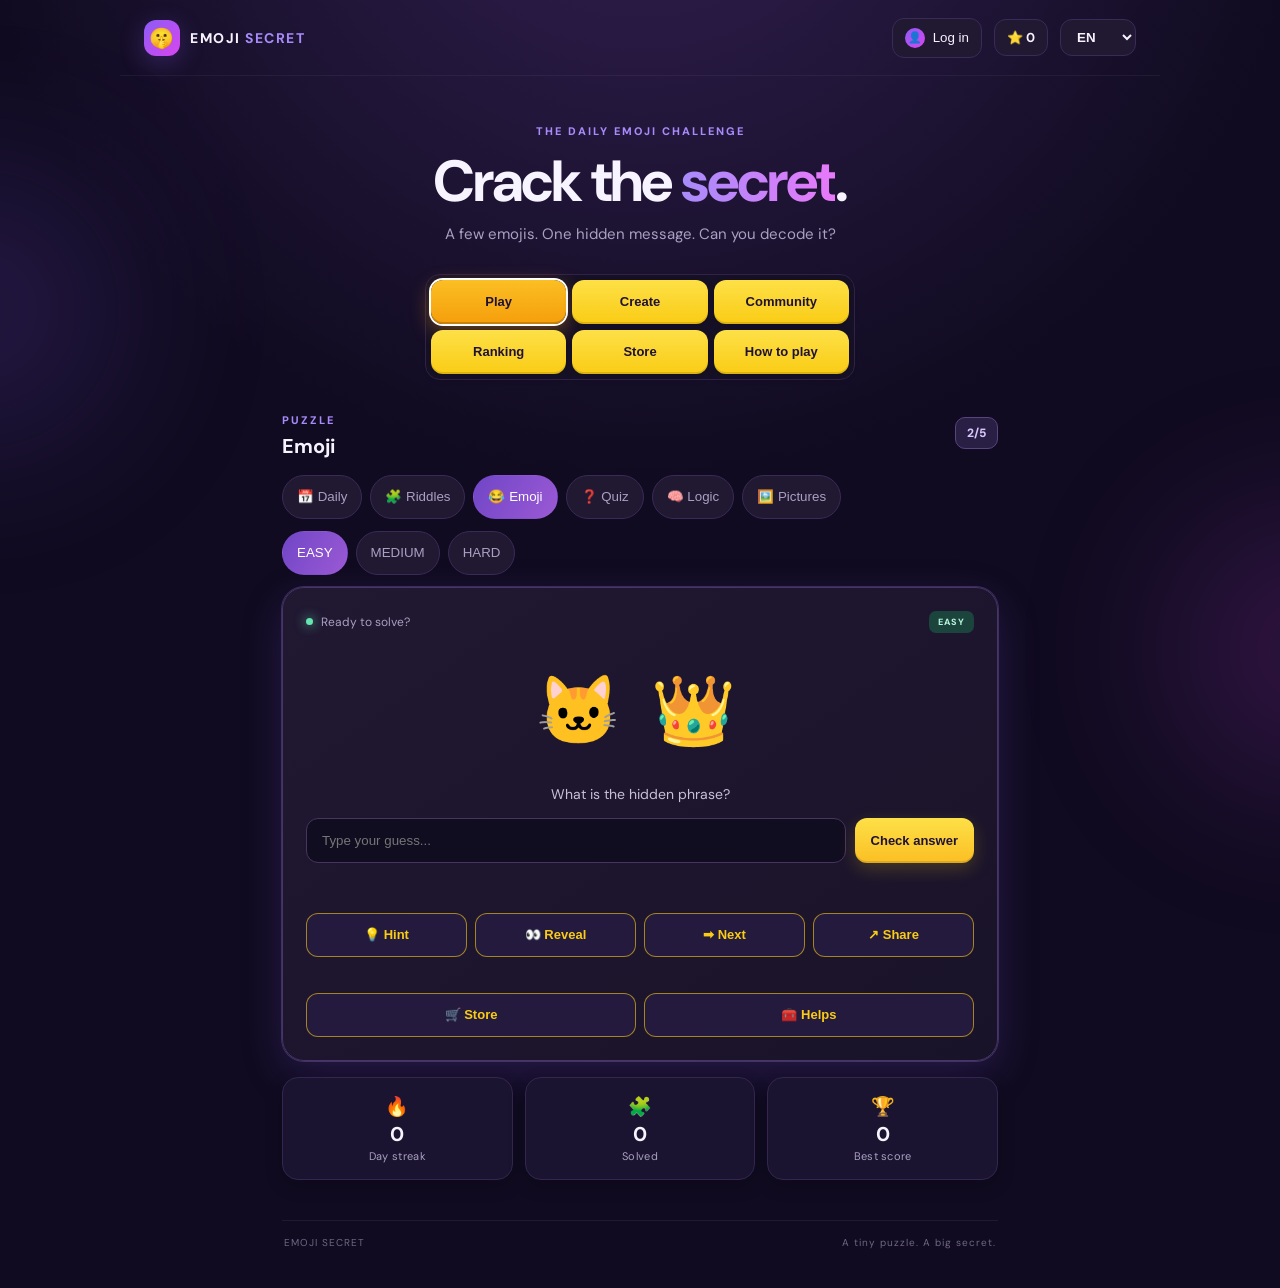
<file: index.html>
<!doctype html>
<html lang="en">
<head>
  <meta charset="utf-8">
  <meta name="viewport" content="width=device-width, initial-scale=1">
  <meta name="theme-color" content="#100b20">
  <meta name="description" content="Emoji Secret — decode the message, create puzzles, and challenge friends.">
  <title>Emoji Secret</title>
  <link rel="manifest" href="manifest.json">
  <link rel="icon" href="icon.svg" type="image/svg+xml">
  <style id="emoji-secret-style-fallback">
@import url('https://fonts.googleapis.com/css2?family=DM+Sans:wght@400;500;600;700;800&family=Cairo:wght@400;600;700;800&display=swap');
:root{--bg:#100b20;--panel:#1b1430;--panel2:#241a3d;--line:#392b58;--text:#f7f3ff;--muted:#aaa0c2;--purple:#a78bfa;--pink:#e879f9;--green:#65e6b1;--danger:#ff8eaa}
*{box-sizing:border-box}body{margin:0;min-height:100vh;background:radial-gradient(circle at 50% -15%,#332052 0,transparent 42%),var(--bg);color:var(--text);font-family:"DM Sans",Arial,sans-serif;overflow-x:hidden}.ambient{position:fixed;filter:blur(90px);opacity:.2;pointer-events:none;z-index:-1;border-radius:50%}.ambient-one{width:260px;height:260px;background:#8b5cf6;top:180px;left:-150px}.ambient-two{width:260px;height:260px;background:#d946ef;right:-160px;top:520px}
.topbar{height:76px;max-width:1040px;margin:auto;padding:0 24px;display:flex;align-items:center;justify-content:space-between;border-bottom:1px solid #ffffff0d}.brand{display:flex;align-items:center;gap:10px;color:var(--text);text-decoration:none;font-weight:800;letter-spacing:1.5px;font-size:14px}.brand b{color:var(--purple)}.brand-mark{width:36px;height:36px;border-radius:12px;background:linear-gradient(135deg,#8b5cf6,#d946ef);display:grid;place-items:center;font-size:20px;box-shadow:0 6px 25px #8b5cf644}.top-actions{display:flex;align-items:center;gap:12px}.points-pill,select{background:#211832;border:1px solid var(--line);border-radius:12px;color:var(--text);padding:9px 12px;font-weight:700}.points-pill{font-size:13px}select{outline:none}
.shell{max-width:760px;margin:0 auto;padding:48px 22px 24px}.hero{text-align:center;margin-bottom:30px}.eyebrow{color:var(--purple);font-size:10px;letter-spacing:2px;font-weight:800}.hero h1{font-size:clamp(38px,8vw,58px);line-height:1.05;margin:13px 0 12px;letter-spacing:-2px}.hero h1 span{background:linear-gradient(90deg,#a78bfa,#e879f9);background-clip:text;color:transparent}.hero p{color:var(--muted);margin:0;font-size:15px}.tabs{display:flex;gap:6px;padding:5px;background:#171127;border:1px solid #302347;border-radius:15px;margin:0 auto 28px;max-width:430px}.tab{flex:1;border:0;border-radius:11px;background:transparent;color:var(--muted);padding:12px 10px;font:600 13px inherit;cursor:pointer}.tab.active{background:linear-gradient(120deg,#7046c7,#9b59d4);color:white;box-shadow:0 5px 18px #8b5cf633}.section-heading{display:flex;align-items:center;justify-content:space-between;margin-bottom:14px}.section-heading h2{margin:5px 0 0;font-size:25px}.level-chip{border:1px solid #59447f;color:#d8c7ff;background:#291e43;border-radius:10px;padding:7px 11px;font-size:12px;font-weight:800}
.game-card{background:linear-gradient(145deg,#211832,#191329);border:1px solid #493564;border-radius:24px;padding:23px;box-shadow:0 20px 60px #0003}.card-top{display:flex;align-items:center;gap:8px;color:var(--muted);font-size:12px}.live-dot{width:7px;height:7px;border-radius:50%;background:var(--green);box-shadow:0 0 12px var(--green)}.difficulty{margin-left:auto;color:#b9f5dc;background:#1b443c;padding:5px 9px;border-radius:7px;font-size:9px;font-weight:800;letter-spacing:1px}.emoji-line{margin:34px 0 24px;text-align:center;font-size:clamp(44px,10vw,68px);letter-spacing:8px;min-height:78px;display:flex;align-items:center;justify-content:center;flex-wrap:wrap}.prompt{text-align:center;color:#c9bfda;font-size:14px;margin:0 0 15px}.answer-form{display:flex;gap:9px}.answer-form input,.creator-input{min-width:0;flex:1;background:#110d20;border:1px solid #47345f;border-radius:12px;color:white;padding:14px 15px;font:500 14px inherit;outline:none}.answer-form input:focus,.creator-input:focus{border-color:var(--purple);box-shadow:0 0 0 3px #a78bfa20}.primary-btn{border:0;border-radius:12px;padding:13px 17px;background:linear-gradient(115deg,#8055dc,#b35ad8);color:white;font:700 13px inherit;cursor:pointer;box-shadow:0 7px 20px #8b5cf633;transition:transform .15s}.primary-btn:active,.soft-btn:active{transform:scale(.97)}.game-tools{display:flex;gap:9px;margin-top:17px}.soft-btn{flex:1;background:#2a2040;border:1px solid #493660;color:#e5dafa;border-radius:11px;padding:10px 8px;font:600 12px inherit;cursor:pointer}.feedback{min-height:22px;margin-top:12px;text-align:center;font-size:13px;font-weight:700}.feedback.good{color:var(--green)}.feedback.bad{color:var(--danger)}.hint-text{text-align:center;color:#c9a9ff;font-size:12px;min-height:16px;margin:4px 0 0}.stats-grid{display:grid;grid-template-columns:repeat(3,1fr);gap:12px;margin-top:14px}.stat-card{background:#1b1430;border:1px solid #34264e;border-radius:16px;padding:14px;text-align:center;display:grid;gap:4px}.stat-card span{font-size:19px}.stat-card strong{font-size:22px}.stat-card small{color:var(--muted);font-size:11px}.hidden{display:none!important}.creator-card{display:grid;gap:10px}.creator-card label{font-size:12px;color:#c8bbdf;font-weight:700;margin-top:5px}.creator-input{width:100%;flex:auto}.emoji-input{font-size:24px;letter-spacing:4px}.full-btn{width:100%;margin-top:8px}.notice{color:var(--muted);font-size:12px;line-height:1.6;padding:14px 4px}.guide-list{display:grid;gap:12px;margin-bottom:18px}.guide-item{display:flex;gap:14px;align-items:flex-start;padding:17px;background:#1b1430;border:1px solid #34264e;border-radius:15px}.guide-item>span{width:30px;height:30px;flex:none;display:grid;place-items:center;background:#3b285e;color:#d9c7ff;border-radius:10px;font-weight:800}.guide-item b{font-size:14px}.guide-item p{margin:5px 0 0;color:var(--muted);font-size:12px;line-height:1.5}footer{display:flex;justify-content:space-between;color:#716785;font-size:10px;letter-spacing:1px;margin-top:40px;padding:15px 2px;border-top:1px solid #ffffff10}.toast{position:fixed;bottom:22px;left:50%;transform:translate(-50%,20px);background:#30234b;border:1px solid #604789;color:white;padding:11px 16px;border-radius:12px;font-size:13px;opacity:0;pointer-events:none;transition:.25s;max-width:90%;text-align:center}.toast.show{opacity:1;transform:translate(-50%,0)}
[dir=rtl] body{font-family:"Cairo","DM Sans",sans-serif}[dir=rtl] .difficulty{margin-left:0;margin-right:auto}[dir=rtl] .answer-form{flex-direction:row-reverse}[dir=rtl] .topbar{direction:rtl}[dir=rtl] .game-tools{direction:rtl}
@media(max-width:560px){.shell{padding:35px 15px 20px}.topbar{padding:0 15px}.game-card{padding:18px}.answer-form{flex-direction:column}.answer-form .primary-btn{width:100%}.hero h1{letter-spacing:-1px}.stats-grid{gap:7px}.stat-card{padding:12px 5px}.emoji-line{letter-spacing:3px}.tabs{margin-bottom:23px}}

.chips{display:flex;gap:8px;overflow-x:auto;margin-bottom:10px;padding-bottom:2px}.chip{flex:none;background:#211832;border:1px solid var(--line);color:var(--muted);border-radius:999px;padding:8px 14px;font:700 12px inherit;cursor:pointer}.chip.on{background:linear-gradient(120deg,#7046c7,#9b59d4);color:#fff;border-color:transparent}
.qtext{text-align:center;font-size:19px;font-weight:700;line-height:1.55;margin:0 0 20px}.qtext:empty{display:none}.emoji-line.small{font-size:44px;margin:18px 0 14px;min-height:0}
.options{display:grid;gap:10px;margin-bottom:6px}.opt{background:#2a2040;border:1px solid #493660;color:#f1eaff;border-radius:13px;padding:14px;font:600 14px inherit;cursor:pointer}.opt.good{background:#1b443c;border-color:var(--green)}.opt.bad{border-color:var(--danger);color:var(--danger);opacity:.6}.opt:disabled{cursor:default}
@media(max-width:560px){.game-tools{flex-wrap:wrap}.soft-btn{flex:1 1 calc(50% - 5px)}}

.pic{margin:6px 0 16px;border-radius:16px;background:#110d20;border:1px solid #47345f;padding:6px}.pic svg{width:100%;height:auto;display:block}.sum{text-align:center;padding:18px;display:grid;gap:10px;font-size:26px}.sum .big{font-size:44px;font-weight:800}.sum p{font-size:13px;color:var(--muted);margin:0}

  </style>
  <link rel="stylesheet" href="./style.css?v=7">
  <link rel="stylesheet" href="./auth.css?v=1">
  <link rel="stylesheet" href="./community.css?v=2">
  <link rel="stylesheet" href="./friends.css?v=1">
  <link rel="stylesheet" href="./store.css?v=2">
  <link rel="stylesheet" href="./avatar.css?v=1">
  <link rel="stylesheet" href="./leaderboard.css?v=1">
  <link rel="stylesheet" href="./polish.css?v=3">
</head>
<body>
  <div class="ambient ambient-one"></div><div class="ambient ambient-two"></div>
  <header class="topbar">
    <a class="brand" href="#" aria-label="Emoji Secret home"><span class="brand-mark">🤫</span><span>EMOJI <b>SECRET</b></span></a>
    <div class="top-actions">
      <span class="points-pill">⭐ <span id="points">0</span></span>
      <select id="language" aria-label="Language">
        <option value="en">EN</option><option value="ar">عربي</option><option value="fr">FR</option>
      </select>
    </div>
  </header>

  <main class="shell">
    <section class="hero">
      <div class="eyebrow" data-i18n="eyebrow">THE DAILY EMOJI CHALLENGE</div>
      <h1 data-i18n="heroTitle">Crack the <span>secret</span>.</h1>
      <p data-i18n="heroText">A few emojis. One hidden message. Can you decode it?</p>
    </section>

    <nav class="tabs" aria-label="Main navigation">
      <button class="tab active" data-view="play" data-i18n="tabPlay">Play</button>
      <button class="tab" data-view="create" data-i18n="tabCreate">Create</button>
      <button class="tab" data-view="how" data-i18n="tabHow">How to play</button>
    </nav>

    <section id="playView" class="view">
      <div class="section-heading">
        <div><span class="eyebrow" data-i18n="dailyLabel">TODAY'S PUZZLE</span><h2 id="catTitle">Emoji</h2></div>
        <span class="level-chip" id="puzzleNumber">#001</span>
      </div>
      <div class="chips" id="catChips"></div>
      <div class="chips" id="lvlChips"></div>
      <article class="game-card">
        <div class="card-top"><span class="live-dot"></span><span data-i18n="unsolved">Ready to solve?</span><span class="difficulty" id="diff">EASY</span></div>
        <div class="emoji-line" id="emojiLine" aria-label="Puzzle emojis">🌧️ ☕ 📖</div>
        <div class="pic hidden" id="pic"></div>
        <p class="qtext" id="qText"></p>
        <div class="options" id="options"></div>
        <p class="prompt" id="prompt" data-i18n="prompt">What is the hidden phrase?</p>
        <form id="answerForm" class="answer-form">
          <input id="answerInput" autocomplete="off" maxlength="80" placeholder="Type your guess..." aria-label="Your answer">
          <button class="primary-btn" type="submit" data-i18n="check">Check answer</button>
        </form>
        <div class="feedback" id="feedback" aria-live="polite"></div>
        <div class="game-tools">
          <button class="soft-btn" id="hintBtn">💡 <span data-i18n="hint">Hint</span></button>
          <button class="soft-btn" id="revealBtn">👀 <span data-i18n="reveal">Reveal</span></button>
          <button class="soft-btn" id="nextBtn">➡ <span data-i18n="next">Next</span></button>
          <button class="soft-btn" id="shareDailyBtn">↗ <span data-i18n="share">Share</span></button>
        </div>
        <p class="hint-text" id="hintText"></p>
      </article>
      <div class="stats-grid">
        <div class="stat-card"><span>🔥</span><strong id="streak">0</strong><small data-i18n="streak">Day streak</small></div>
        <div class="stat-card"><span>🧩</span><strong id="solved">0</strong><small data-i18n="solved">Solved</small></div>
        <div class="stat-card"><span>🏆</span><strong id="best">0</strong><small data-i18n="best">Best score</small></div>
      </div>
    </section>

    <section id="createView" class="view hidden">
      <div class="section-heading"><div><span class="eyebrow" data-i18n="creatorLabel">MAKE YOUR OWN</span><h2 data-i18n="creatorTitle">Create a secret</h2></div><span class="level-chip">✨</span></div>
      <article class="game-card creator-card">
        <label for="creatorEmoji" data-i18n="emojiLabel">Your emoji clue</label>
        <input id="creatorEmoji" class="creator-input emoji-input" maxlength="80" placeholder="🌙 ❤️ 🎵">
        <label for="creatorAnswer" data-i18n="answerLabel">Secret answer</label>
        <input id="creatorAnswer" class="creator-input" maxlength="80" placeholder="e.g. Love song">
        <label for="creatorHint" data-i18n="hintLabel">Optional hint</label>
        <input id="creatorHint" class="creator-input" maxlength="100" placeholder="A little clue...">
        <button id="createShareBtn" class="primary-btn full-btn" data-i18n="createShare">Create & share challenge</button>
        <div class="feedback" id="createFeedback" aria-live="polite"></div>
      </article>
      <div class="notice" data-i18n="privacyNote">Your custom puzzle is prepared on this device. Sharing creates a link; no account is needed.</div>
    </section>

    <section id="howView" class="view hidden">
      <div class="section-heading"><div><span class="eyebrow" data-i18n="guideLabel">QUICK GUIDE</span><h2 data-i18n="guideTitle">How it works</h2></div><span class="level-chip">?</span></div>
      <div class="guide-list">
        <div class="guide-item"><span>1</span><div><b data-i18n="guide1Title">Read the emojis</b><p data-i18n="guide1Text">Combine the emojis to discover a phrase, title, or expression.</p></div></div>
        <div class="guide-item"><span>2</span><div><b data-i18n="guide2Title">Type your guess</b><p data-i18n="guide2Text">Submit your answer. Use a hint if you get stuck.</p></div></div>
        <div class="guide-item"><span>3</span><div><b data-i18n="guide3Title">Challenge friends</b><p data-i18n="guide3Text">Create your own puzzle and share its link with friends.</p></div></div>
      </div>
      <button id="backToPlay" class="primary-btn full-btn" data-i18n="startPlaying">Start playing</button>
    </section>

    <footer><span>EMOJI SECRET</span><span data-i18n="footer">A tiny puzzle. A big secret.</span></footer>
  </main>
  <div id="toast" class="toast" role="status"></div>
  <script src="app.js"></script>
  <script src="config.js"></script>
  <script src="auth-api.js"></script>
  <script src="avatar-art.js"></script>
  <script src="auth-ui.js"></script>
  <script src="community.js"></script>
  <script src="social.js"></script>
  <script src="friends.js"></script>
  <script src="leaderboard.js"></script>
  <script src="store.js"></script>
  <script src="avatar-creator.js"></script>
</body>
</html>
</file>
<file: style.css>
@import url('https://fonts.googleapis.com/css2?family=DM+Sans:wght@400;500;600;700;800&family=Cairo:wght@400;600;700;800&display=swap');
:root{--bg:#100b20;--panel:#1b1430;--panel2:#241a3d;--line:#392b58;--text:#f7f3ff;--muted:#aaa0c2;--purple:#a78bfa;--pink:#e879f9;--green:#65e6b1;--danger:#ff8eaa}
*{box-sizing:border-box}body{margin:0;min-height:100vh;background:radial-gradient(circle at 50% -15%,#332052 0,transparent 42%),var(--bg);color:var(--text);font-family:"DM Sans",Arial,sans-serif;overflow-x:hidden}.ambient{position:fixed;filter:blur(90px);opacity:.2;pointer-events:none;z-index:-1;border-radius:50%}.ambient-one{width:260px;height:260px;background:#8b5cf6;top:180px;left:-150px}.ambient-two{width:260px;height:260px;background:#d946ef;right:-160px;top:520px}
.topbar{height:76px;max-width:1040px;margin:auto;padding:0 24px;display:flex;align-items:center;justify-content:space-between;border-bottom:1px solid #ffffff0d}.brand{display:flex;align-items:center;gap:10px;color:var(--text);text-decoration:none;font-weight:800;letter-spacing:1.5px;font-size:14px}.brand b{color:var(--purple)}.brand-mark{width:36px;height:36px;border-radius:12px;background:linear-gradient(135deg,#8b5cf6,#d946ef);display:grid;place-items:center;font-size:20px;box-shadow:0 6px 25px #8b5cf644}.top-actions{display:flex;align-items:center;gap:12px}.points-pill,select{background:#211832;border:1px solid var(--line);border-radius:12px;color:var(--text);padding:9px 12px;font-weight:700}.points-pill{font-size:13px}select{outline:none}
.shell{max-width:760px;margin:0 auto;padding:48px 22px 24px}.hero{text-align:center;margin-bottom:30px}.eyebrow{color:var(--purple);font-size:10px;letter-spacing:2px;font-weight:800}.hero h1{font-size:clamp(38px,8vw,58px);line-height:1.05;margin:13px 0 12px;letter-spacing:-2px}.hero h1 span{background:linear-gradient(90deg,#a78bfa,#e879f9);background-clip:text;color:transparent}.hero p{color:var(--muted);margin:0;font-size:15px}.tabs{display:flex;gap:6px;padding:5px;background:#171127;border:1px solid #302347;border-radius:15px;margin:0 auto 28px;max-width:430px}.tab{flex:1;border:0;border-radius:11px;background:transparent;color:var(--muted);padding:12px 10px;font:600 13px inherit;cursor:pointer}.tab.active{background:linear-gradient(120deg,#7046c7,#9b59d4);color:white;box-shadow:0 5px 18px #8b5cf633}.section-heading{display:flex;align-items:center;justify-content:space-between;margin-bottom:14px}.section-heading h2{margin:5px 0 0;font-size:25px}.level-chip{border:1px solid #59447f;color:#d8c7ff;background:#291e43;border-radius:10px;padding:7px 11px;font-size:12px;font-weight:800}
.game-card{background:linear-gradient(145deg,#211832,#191329);border:1px solid #493564;border-radius:24px;padding:23px;box-shadow:0 20px 60px #0003}.card-top{display:flex;align-items:center;gap:8px;color:var(--muted);font-size:12px}.live-dot{width:7px;height:7px;border-radius:50%;background:var(--green);box-shadow:0 0 12px var(--green)}.difficulty{margin-left:auto;color:#b9f5dc;background:#1b443c;padding:5px 9px;border-radius:7px;font-size:9px;font-weight:800;letter-spacing:1px}.emoji-line{margin:34px 0 24px;text-align:center;font-size:clamp(44px,10vw,68px);letter-spacing:8px;min-height:78px;display:flex;align-items:center;justify-content:center;flex-wrap:wrap}.prompt{text-align:center;color:#c9bfda;font-size:14px;margin:0 0 15px}.answer-form{display:flex;gap:9px}.answer-form input,.creator-input{min-width:0;flex:1;background:#110d20;border:1px solid #47345f;border-radius:12px;color:white;padding:14px 15px;font:500 14px inherit;outline:none}.answer-form input:focus,.creator-input:focus{border-color:var(--purple);box-shadow:0 0 0 3px #a78bfa20}.primary-btn{border:0;border-radius:12px;padding:13px 17px;background:linear-gradient(115deg,#8055dc,#b35ad8);color:white;font:700 13px inherit;cursor:pointer;box-shadow:0 7px 20px #8b5cf633;transition:transform .15s}.primary-btn:active,.soft-btn:active{transform:scale(.97)}.game-tools{display:flex;gap:9px;margin-top:17px}.soft-btn{flex:1;background:#2a2040;border:1px solid #493660;color:#e5dafa;border-radius:11px;padding:10px 8px;font:600 12px inherit;cursor:pointer}.feedback{min-height:22px;margin-top:12px;text-align:center;font-size:13px;font-weight:700}.feedback.good{color:var(--green)}.feedback.bad{color:var(--danger)}.hint-text{text-align:center;color:#c9a9ff;font-size:12px;min-height:16px;margin:4px 0 0}.stats-grid{display:grid;grid-template-columns:repeat(3,1fr);gap:12px;margin-top:14px}.stat-card{background:#1b1430;border:1px solid #34264e;border-radius:16px;padding:14px;text-align:center;display:grid;gap:4px}.stat-card span{font-size:19px}.stat-card strong{font-size:22px}.stat-card small{color:var(--muted);font-size:11px}.hidden{display:none!important}.creator-card{display:grid;gap:10px}.creator-card label{font-size:12px;color:#c8bbdf;font-weight:700;margin-top:5px}.creator-input{width:100%;flex:auto}.emoji-input{font-size:24px;letter-spacing:4px}.full-btn{width:100%;margin-top:8px}.notice{color:var(--muted);font-size:12px;line-height:1.6;padding:14px 4px}.guide-list{display:grid;gap:12px;margin-bottom:18px}.guide-item{display:flex;gap:14px;align-items:flex-start;padding:17px;background:#1b1430;border:1px solid #34264e;border-radius:15px}.guide-item>span{width:30px;height:30px;flex:none;display:grid;place-items:center;background:#3b285e;color:#d9c7ff;border-radius:10px;font-weight:800}.guide-item b{font-size:14px}.guide-item p{margin:5px 0 0;color:var(--muted);font-size:12px;line-height:1.5}footer{display:flex;justify-content:space-between;color:#716785;font-size:10px;letter-spacing:1px;margin-top:40px;padding:15px 2px;border-top:1px solid #ffffff10}.toast{position:fixed;bottom:22px;left:50%;transform:translate(-50%,20px);background:#30234b;border:1px solid #604789;color:white;padding:11px 16px;border-radius:12px;font-size:13px;opacity:0;pointer-events:none;transition:.25s;max-width:90%;text-align:center}.toast.show{opacity:1;transform:translate(-50%,0)}
[dir=rtl] body{font-family:"Cairo","DM Sans",sans-serif}[dir=rtl] .difficulty{margin-left:0;margin-right:auto}[dir=rtl] .answer-form{flex-direction:row-reverse}[dir=rtl] .topbar{direction:rtl}[dir=rtl] .game-tools{direction:rtl}
@media(max-width:560px){.shell{padding:35px 15px 20px}.topbar{padding:0 15px}.game-card{padding:18px}.answer-form{flex-direction:column}.answer-form .primary-btn{width:100%}.hero h1{letter-spacing:-1px}.stats-grid{gap:7px}.stat-card{padding:12px 5px}.emoji-line{letter-spacing:3px}.tabs{margin-bottom:23px}}

.chips{display:flex;gap:8px;overflow-x:auto;margin-bottom:10px;padding-bottom:2px}.chip{flex:none;background:#211832;border:1px solid var(--line);color:var(--muted);border-radius:999px;padding:8px 14px;font:700 12px inherit;cursor:pointer}.chip.on{background:linear-gradient(120deg,#7046c7,#9b59d4);color:#fff;border-color:transparent}
.qtext{text-align:center;font-size:19px;font-weight:700;line-height:1.55;margin:0 0 20px}.qtext:empty{display:none}.emoji-line.small{font-size:44px;margin:18px 0 14px;min-height:0}
.options{display:grid;gap:10px;margin-bottom:6px}.opt{background:#2a2040;border:1px solid #493660;color:#f1eaff;border-radius:13px;padding:14px;font:600 14px inherit;cursor:pointer}.opt.good{background:#1b443c;border-color:var(--green)}.opt.bad{border-color:var(--danger);color:var(--danger);opacity:.6}.opt:disabled{cursor:default}
@media(max-width:560px){.game-tools{flex-wrap:wrap}.soft-btn{flex:1 1 calc(50% - 5px)}}

.pic{margin:6px 0 16px;border-radius:16px;background:#110d20;border:1px solid #47345f;padding:6px}.pic svg{width:100%;height:auto;display:block}.sum{text-align:center;padding:18px;display:grid;gap:10px;font-size:26px}.sum .big{font-size:44px;font-weight:800}.sum p{font-size:13px;color:var(--muted);margin:0}
</file>
<file: auth.css>
/* Emoji Secret - Stage 2 account UI. Only NEW classes (acct-*); reuses existing variables and
   button/input/card classes so it matches the current purple design. Nothing existing is overridden. */
.acct-btn{display:flex;align-items:center;gap:8px;background:#211832;border:1px solid var(--line);border-radius:12px;color:var(--text);padding:9px 12px;font:700 13px inherit;cursor:pointer;max-width:160px}
.acct-btn:active{transform:scale(.97)}
.acct-btn .acct-mini{width:20px;height:20px;border-radius:50%;overflow:hidden;flex:none;display:grid;place-items:center;background:linear-gradient(135deg,#8b5cf6,#d946ef);font-size:11px;font-weight:800;color:#fff}
.acct-btn .acct-mini img{width:100%;height:100%;object-fit:cover;display:block}
.acct-btn .acct-name{overflow:hidden;text-overflow:ellipsis;white-space:nowrap}

.acct-overlay{position:fixed;inset:0;z-index:40;background:rgba(10,6,20,.78);backdrop-filter:blur(6px);-webkit-backdrop-filter:blur(6px);display:grid;place-items:center;padding:16px;overflow-y:auto}
.acct-card{width:100%;max-width:440px;position:relative;max-height:94vh;overflow-y:auto;display:grid;gap:14px}
.acct-close{position:absolute;top:12px;inset-inline-end:12px;width:32px;height:32px;border-radius:10px;border:1px solid #493660;background:#2a2040;color:#e5dafa;font:700 14px inherit;cursor:pointer}
.acct-title{margin:0;font-size:22px;text-align:center}
.acct-sub{margin:0;text-align:center;color:var(--muted);font-size:13px;line-height:1.5}
.acct-form{margin:0}
.acct-form .creator-input{direction:ltr}
.acct-form textarea.creator-input{direction:inherit;resize:none;min-height:84px;font-family:inherit}
.acct-form .acct-text{direction:inherit}
.acct-chips{justify-content:center;margin:0}
.acct-avatar{width:84px;height:84px;border-radius:50%;background:linear-gradient(135deg,#8b5cf6,#d946ef);display:grid;place-items:center;font:800 34px inherit;color:#fff;overflow:hidden;margin:0 auto;border:2px solid #59447f}
.acct-avatar img{width:100%;height:100%;object-fit:cover;display:block}
.acct-who{text-align:center;display:grid;gap:4px}
.acct-who strong{font-size:20px}
.acct-who small{color:var(--muted);font-size:12px;direction:ltr}
.acct-who p{margin:6px 0 0;color:#c9bfda;font-size:13px;line-height:1.5;white-space:pre-wrap;word-break:break-word}
.acct-stats{margin-top:0}
.acct-code{font:800 21px/1.4 ui-monospace,Menlo,Consolas,monospace;letter-spacing:2px;text-align:center;background:#110d20;border:1px dashed var(--purple);border-radius:12px;padding:16px;user-select:all;-webkit-user-select:all;direction:ltr;word-break:break-all}
.acct-check{display:flex;align-items:flex-start;gap:10px;font-size:13px;color:#c8bbdf;line-height:1.5;cursor:pointer}
.acct-check input{margin-top:3px;accent-color:#8b5cf6}
.acct-link{background:none;border:0;color:#c9a9ff;font:600 12px inherit;cursor:pointer;text-align:center;padding:4px}
.acct-row{display:flex;gap:9px}
.acct-row .soft-btn{flex:1}
.acct-card .primary-btn:disabled{opacity:.55;cursor:default}
@media(max-width:560px){.acct-btn .acct-name{display:none}.acct-btn{padding:9px 10px}.acct-card{padding:18px}.acct-code{font-size:17px;letter-spacing:1px}.acct-stats{grid-template-columns:repeat(2,1fr)}}
</file>
<file: community.css>
/* Emoji Secret - Stage 3B community UI. Only NEW classes (cm-*); reuses existing variables, cards, chips,
   buttons and inputs so it matches the current purple design. Nothing existing is restyled except the
   tab bar width/padding, scoped to .cm-tabs4, so that a 4th tab fits. */
.tabs.cm-tabs4{max-width:560px}
@media(max-width:560px){.tabs.cm-tabs4 .tab{padding:12px 3px;font-size:12px}}

.cm-list{display:grid;gap:14px;margin-top:4px}
.cm-card{padding:18px;display:grid;gap:12px}
.cm-head{display:flex;align-items:center;gap:10px}
.cm-head .difficulty{flex:none}
.cm-av{width:36px;height:36px;border-radius:50%;overflow:hidden;flex:none;display:grid;place-items:center;background:linear-gradient(135deg,#8b5cf6,#d946ef);font-weight:800;color:#fff;font-size:15px}
.cm-av img{width:100%;height:100%;object-fit:cover;display:block}
.cm-who{min-width:0;display:grid;flex:1}
.cm-who strong{font-size:14px;overflow:hidden;text-overflow:ellipsis;white-space:nowrap}
.cm-who small{color:var(--muted);font-size:11px}
.cm-title{margin:0;font-size:17px;text-align:center;word-break:break-word}
.cm-emojis{text-align:center;font-size:44px;letter-spacing:6px;line-height:1.3;word-break:break-word}
.cm-emojis.text{font-size:19px;font-weight:700;letter-spacing:0;line-height:1.55}
.cm-desc{margin:0;text-align:center;color:#c9bfda;font-size:13px;line-height:1.5;white-space:pre-wrap;word-break:break-word}
.cm-status{text-align:center;font-size:12px;color:#c9a9ff;font-weight:700}
.cm-status.solved{color:var(--green)}
.cm-meta{display:flex;justify-content:center;gap:16px;color:var(--muted);font-size:12px}
.cm-note{text-align:center;color:var(--muted);font-size:13px;margin:0}
.cm-note.ok{color:var(--green)}
.cm-card .game-tools{margin-top:0}
.cm-card .feedback{margin-top:0}
.cm-card .hint-text{margin:0}
.cm-more{width:100%;margin-top:4px}
.cm-empty{text-align:center;color:var(--muted);padding:30px 10px;display:grid;gap:12px;justify-items:center;font-size:14px;line-height:1.6}
.cm-new{padding:9px 13px;font-size:12px;white-space:nowrap}
.cm-chips{margin-bottom:8px}

/* 3C: likes, comments, actions */
.cm-headbtns{display:flex;gap:8px;align-items:center}
.cm-tablabel{pointer-events:none}
.cm-actions{display:flex;flex-wrap:wrap;justify-content:center;gap:8px}
.cm-act{background:#2a2040;border:1px solid #493660;color:#e5dafa;border-radius:999px;padding:7px 12px;font:700 12px inherit;cursor:pointer}
.cm-act:active{transform:scale(.96)}
.cm-act.on{background:linear-gradient(120deg,#7046c7,#9b59d4);border-color:transparent;color:#fff}
.cm-act.static{cursor:default;color:var(--muted)}
.cm-act.ghost{color:var(--muted);background:transparent}
.cm-act:disabled{opacity:.6;cursor:default}
.cm-link{background:none;border:0;padding:0;color:inherit;font:inherit;cursor:pointer;text-align:start}
.cm-who.cm-link{display:grid}
.cm-comments{display:grid;gap:12px;border-top:1px solid #34264e;padding-top:12px}
.cm-comment{display:flex;gap:10px;align-items:flex-start}
.cm-cbody{min-width:0;flex:1}
.cm-chead{display:flex;align-items:center;gap:8px;flex-wrap:wrap}
.cm-chead strong{font-size:13px}
.cm-chead small{color:var(--muted);font-size:11px}
.cm-del{margin-inline-start:auto;color:var(--danger);font-size:11px}
.cm-cbody p{margin:3px 0 0;font-size:13px;color:#e6dcf7;line-height:1.5;white-space:pre-wrap;word-break:break-word}
.cm-cform{display:flex;gap:8px}
.cm-cform input{flex:1;min-width:0;background:#110d20;border:1px solid #47345f;border-radius:12px;color:#fff;padding:11px 12px;font:500 13px inherit;outline:none}
.cm-cform input:focus{border-color:var(--purple);box-shadow:0 0 0 3px #a78bfa20}
.cm-comments .feedback{margin-top:0}

/* 3C: profiles & notifications */
.sc-bell{flex:none;position:relative;padding:9px 11px;font-size:14px}
.sc-badge{position:absolute;top:-6px;inset-inline-end:-6px;min-width:18px;height:18px;padding:0 5px;border-radius:9px;background:#e879f9;color:#1b1430;font:800 10px/18px inherit;text-align:center}
.sc-dot{display:inline-block;width:7px;height:7px;border-radius:50%;background:#e879f9;margin-inline-start:5px;vertical-align:middle;box-shadow:0 0 8px #e879f9}
.sc-body{display:grid;gap:14px}
.sc-sub{margin:0;font-size:14px;color:#d8c7ff}
.sc-plist,.sc-nlist{display:grid;gap:8px}
.sc-prow{display:flex;justify-content:space-between;align-items:center;gap:10px;background:#1b1430;border:1px solid #34264e;border-radius:12px;padding:10px 12px}
.sc-ptext{min-width:0;display:grid;gap:2px}
.sc-ptext strong{font-size:13px;overflow:hidden;text-overflow:ellipsis;white-space:nowrap}
.sc-ptext span{font-size:15px;overflow:hidden;text-overflow:ellipsis;white-space:nowrap}
.sc-prow small{color:var(--muted);font-size:11px;white-space:nowrap}
.sc-notif{display:flex;gap:12px;align-items:flex-start;text-align:start;width:100%;background:#1b1430;border:1px solid #34264e;border-radius:13px;padding:12px;color:var(--text);font:inherit;cursor:pointer}
.sc-notif.unread{border-color:#8055dc;background:#251a40}
.sc-nicon{width:30px;height:30px;flex:none;display:grid;place-items:center;background:#3b285e;border-radius:10px}
.sc-ntext{min-width:0;display:grid;gap:3px}
.sc-ntext strong{font-size:13px;line-height:1.4;font-weight:600}
.sc-ntext em{font-style:normal;color:#c9bfda;font-size:12px;line-height:1.4;word-break:break-word}
.sc-ntext small{color:var(--muted);font-size:11px}
</file>
<file: friends.css>
/* Emoji Secret - Stage 4 friends UI (new fr-* classes only; reuses existing buttons, chips and modal). */
.fr-btn{position:relative}
.fr-tabs{margin-bottom:12px}
.fr-list{display:grid;gap:8px}
.fr-row{display:flex;align-items:center;justify-content:space-between;gap:10px;background:#1b1430;border:1px solid #34264e;border-radius:14px;padding:10px 12px}
.fr-who{display:flex;align-items:center;gap:10px;min-width:0;flex:1;background:none;border:0;padding:0;color:var(--text);font:inherit;text-align:start;cursor:pointer}
.fr-name{min-width:0;display:grid}
.fr-name strong{font-size:14px;overflow:hidden;text-overflow:ellipsis;white-space:nowrap}
.fr-name small{color:var(--muted);font-size:11px;overflow:hidden;text-overflow:ellipsis;white-space:nowrap}
.fr-acts{display:flex;gap:6px;flex:none;flex-wrap:wrap;justify-content:flex-end}
.fr-acts .primary-btn,.fr-acts .soft-btn{flex:none;padding:8px 11px;font-size:12px}
.fr-x{padding:8px 11px}
.fr-input{width:100%;background:#110d20;border:1px solid #47345f;border-radius:12px;color:white;padding:14px 15px;font:500 14px inherit;outline:none}
.fr-input:focus{border-color:var(--purple);box-shadow:0 0 0 3px #a78bfa20}
@media(max-width:420px){.fr-row{flex-wrap:wrap}.fr-acts{width:100%;justify-content:flex-start}}
</file>
<file: store.css>
/* Emoji Secret - Stage 5 store UI. New classes only (st-*, fx-*); reuses existing buttons, chips, cards and modal. */
.st-btn{position:relative}
.st-balance{display:flex;align-items:center;justify-content:space-between;gap:10px;background:linear-gradient(120deg,#3a2468,#5b2f86);border:1px solid #8055dc;border-radius:14px;padding:12px 14px;font-size:13px}
.st-balance strong{font-size:20px}
.st-tabs{margin:0}
.st-list{display:grid;gap:10px}
.st-item{display:flex;align-items:center;gap:12px;background:#1b1430;border:1px solid #34264e;border-radius:14px;padding:12px}
.st-icon{width:44px;height:44px;flex:none;display:grid;place-items:center;font-size:24px;background:#3b285e;border-radius:12px}
.st-info{min-width:0;flex:1;display:grid;gap:2px}
.st-info strong{font-size:14px}
.st-info small{color:var(--muted);font-size:11px}
.st-info p{margin:2px 0 0;color:#c9bfda;font-size:12px;line-height:1.45}
.st-stock{color:#d8c7ff!important}
.st-act{flex:none;display:grid;gap:6px;justify-items:end;max-width:46%}
.st-act .primary-btn,.st-act .soft-btn{flex:none;padding:9px 12px;font-size:12px;white-space:normal}
.st-active{color:#b9f5dc;font-size:11px;font-weight:700;text-align:end}
.st-note{color:var(--muted);font-size:11px;text-align:end}
.st-rules{background:#1b1430;border:1px solid #34264e;border-radius:14px;padding:12px 14px;font-size:12px;color:#c9bfda}
.st-rules ul{margin:8px 0 0;padding-inline-start:18px;display:grid;gap:5px;line-height:1.5}
.st-login{display:flex;align-items:center;justify-content:space-between;gap:10px;text-align:start}
.st-login .soft-btn{flex:none;padding:8px 12px}
@media(max-width:480px){.st-item{flex-wrap:wrap}.st-act{max-width:none;width:100%;justify-items:stretch}}

/* in-puzzle Helps panel */
.st-helps{margin-top:10px}
.st-panel{display:grid;gap:8px;margin-top:10px;background:#150f26;border:1px solid #34264e;border-radius:14px;padding:12px}
.st-hlist{display:grid;gap:10px}
.st-hrow{display:flex;align-items:center;justify-content:space-between;gap:10px}
.st-hname{min-width:0;display:grid;gap:2px}
.st-hname strong{font-size:13px}
.st-hname small{color:var(--muted);font-size:11px;line-height:1.4}
.st-hact{flex:none;max-width:48%;display:grid;justify-items:end}
.st-hact .primary-btn,.st-hact .soft-btn{flex:none;padding:8px 11px;font-size:12px}
.st-result{font:700 15px/1.4 ui-monospace,Menlo,monospace;letter-spacing:3px;color:#e9ddff;word-break:break-all;text-align:end}
.st-result.reveal{color:#b9f5dc;letter-spacing:1px}
.st-coins{color:var(--muted);font-size:11px;text-align:end}
.st-title{display:block;font-style:normal;color:#e879f9;font-size:12px;margin-top:2px}

/* avatar frames (shown on .cm-av and the big profile avatar) */
.fx-frame_neon_purple{box-shadow:0 0 0 2px #a78bfa,0 0 12px #a78bfa99}
.fx-frame_pink_glow{box-shadow:0 0 0 2px #f472b6,0 0 14px #f472b6aa}
.fx-frame_emerald{box-shadow:0 0 0 2px #34d399,0 0 12px #34d39988}
.fx-frame_golden{box-shadow:0 0 0 2px #facc15,0 0 14px #facc1599}

/* Tab bar: 3 x 2 grid so six sections fit on phones in EN / AR / FR (same pill, colours, fonts and active style).
   store.js removes .cm-tabs4/.cm-tabs5 and adds .cm-tabs6; the original .tabs / .tab / .tab.active rules are untouched. */
.tabs.cm-tabs6{display:grid;grid-template-columns:repeat(3,minmax(0,1fr));max-width:430px}
.tabs.cm-tabs6 .tab{min-width:0;padding:12px 6px;font-size:13px;white-space:normal;line-height:1.25;overflow:visible}
@media(max-width:560px){.tabs.cm-tabs6 .tab{padding:12px 4px;font-size:13px}}
</file>
<file: avatar.css>
/* Emoji Secret - Stage 6 avatar creator. New classes only (av-*); the circles that hold avatars already exist. */
.cm-av svg,.acct-avatar svg,.acct-mini svg{width:100%;height:100%;display:block}
.av-body{display:grid;gap:12px}
.av-preview{width:128px;height:128px;border-radius:50%;overflow:hidden;margin:0 auto;box-shadow:0 0 0 3px #a78bfa66,0 10px 30px #0006}
.av-preview svg{width:100%;height:100%;display:block}
.av-tabs{margin:0}
.av-grid{display:grid;grid-template-columns:repeat(4,1fr);gap:8px}
.av-opt{position:relative;aspect-ratio:1;padding:4px;border-radius:16px;border:1px solid #34264e;background:#1b1430;cursor:pointer;display:grid;place-items:center}
.av-opt.on{border-color:#a78bfa;box-shadow:0 0 0 2px #a78bfa66}
.av-opt:active{transform:scale(.97)}
.av-thumb{display:block;width:100%;height:100%;border-radius:50%;overflow:hidden}
.av-thumb svg{width:100%;height:100%;display:block}
.av-opt.locked .av-thumb{filter:saturate(.5) brightness(.7)}
.av-lock{position:absolute;left:3px;right:3px;bottom:3px;font-size:10px;font-weight:700;text-align:center;background:#000b;color:#fff;border-radius:8px;padding:2px 0}
.av-tools{margin:0}
@media(max-width:380px){.av-grid{grid-template-columns:repeat(3,1fr)}}
</file>
<file: leaderboard.css>
/* Emoji Secret - Stage 3D leaderboard UI. Only NEW classes (lb-*); reuses existing variables, chips, cards
   and buttons. The only existing rule touched is the tab bar width/padding, scoped to .cm-tabs5, so that a
   5th tab fits (loaded after community.css so it takes precedence). */
.tabs.cm-tabs5{max-width:640px}
@media(max-width:560px){.tabs.cm-tabs5 .tab{padding:12px 2px;font-size:11px;min-width:0;overflow:hidden;text-overflow:ellipsis;white-space:nowrap}}

.lb-refresh{flex:none;padding:9px 12px;font-size:15px}
.lb-note{margin:0 0 12px;text-align:center;color:var(--muted);font-size:12px;line-height:1.5}
.lb-login{width:100%;margin-bottom:12px}
.lb-me{display:flex;align-items:center;justify-content:space-between;gap:10px;background:linear-gradient(120deg,#3a2468,#5b2f86);border:1px solid #8055dc;border-radius:14px;padding:12px 14px;font-size:13px;margin-bottom:12px}
.lb-me strong{font-size:20px}
.lb-list{display:grid;gap:8px}
.lb-row{display:flex;align-items:center;gap:10px;width:100%;text-align:start;background:#1b1430;border:1px solid #34264e;border-radius:14px;padding:10px 12px;color:var(--text);font:inherit;cursor:pointer}
.lb-row:active{transform:scale(.99)}
.lb-row.me{border-color:#8055dc;background:#251a40}
.lb-row.top1{box-shadow:0 0 0 1px #e6c35c66}
.lb-row.top2{box-shadow:0 0 0 1px #c0c7d666}
.lb-row.top3{box-shadow:0 0 0 1px #cd8f5a66}
.lb-rank{width:34px;flex:none;text-align:center;font-weight:800;font-size:15px;color:#d8c7ff}
.lb-who{min-width:0;flex:1;display:grid}
.lb-who strong{font-size:14px;overflow:hidden;text-overflow:ellipsis;white-space:nowrap}
.lb-who small{color:var(--muted);font-size:11px;overflow:hidden;text-overflow:ellipsis;white-space:nowrap}
.lb-pts{flex:none;text-align:end;font-weight:800;font-size:16px;display:grid}
.lb-pts small{color:var(--muted);font-size:10px;font-weight:600}
</file>
<file: polish.css>
/* Emoji Secret - Stage 8, step 1: design foundation.
   Shared spacing / radius / type / shadow values built from the existing purple palette (no new colors).
   Loaded LAST so it only unifies what already exists; nothing here changes logic or colors. */
:root{
  --sp-1:4px;--sp-2:8px;--sp-3:12px;--sp-4:16px;--sp-5:24px;--sp-6:32px;
  --r-sm:12px;--r-md:16px;--r-lg:22px;
  --fs-xs:11px;--fs-sm:13px;--fs-md:15px;--fs-lg:20px;
  --sh-1:0 6px 18px #0000002e;--sh-2:0 18px 50px #00000040;
  --glow:0 0 0 1px #a78bfa40,0 14px 44px #8b5cf62e;
  --tap:44px;
}
/* card hierarchy: the puzzle card is the hero, everything else sits quieter behind it */
.game-card{border-radius:var(--r-lg);box-shadow:var(--glow)}
.stat-card,.guide-item,.st-item,.st-rules,.st-panel,.lb-row{border-radius:var(--r-md)}
.stat-card,.guide-item,.st-item,.st-rules,.lb-row{box-shadow:var(--sh-1)}
.stats-grid{gap:var(--sp-3);margin-top:var(--sp-4)}
.stat-card{padding:var(--sp-4) var(--sp-2)}
.stat-card strong{font-size:var(--fs-lg);line-height:1.1}
.stat-card small{font-size:var(--fs-xs);letter-spacing:.3px}
/* consistent section headings */
.section-heading{margin-bottom:var(--sp-4)}
.section-heading h2{font-size:var(--fs-lg);line-height:1.25}
.eyebrow{font-size:var(--fs-xs)}
/* button system: primary / secondary / quiet, one touch height and one corner radius */
.primary-btn,.soft-btn,.chip,.tab{min-height:var(--tap);border-radius:var(--r-sm)}
.chip{display:inline-flex;align-items:center;border-radius:999px}
.soft-btn{font-size:var(--fs-sm);padding:var(--sp-3) var(--sp-2);transition:transform .15s,background .15s,border-color .15s}
.soft-btn:hover{background:#33264f;border-color:#5d4580}
.primary-btn{font-size:var(--fs-sm);padding:var(--sp-3) var(--sp-4)}
.primary-btn:hover{filter:brightness(1.07)}
.game-tools{gap:var(--sp-2);margin-top:var(--sp-4)}
.answer-form input{min-height:var(--tap);border-radius:var(--r-sm)}
/* keyboard focus is always visible */
.primary-btn:focus-visible,.soft-btn:focus-visible,.chip:focus-visible,.tab:focus-visible{outline:2px solid var(--purple);outline-offset:2px}
/* rhythm on phones */
@media(max-width:560px){
  .shell{padding:var(--sp-5) var(--sp-4) var(--sp-4)}
  .game-card{padding:var(--sp-4)}
  .stats-grid{gap:var(--sp-2)}
  .stat-card{padding:var(--sp-3) var(--sp-1)}
}
/* Arabic reads better with a little more line height */
[dir=rtl] .qtext,[dir=rtl] .hero p,[dir=rtl] .guide-item p,[dir=rtl] .notice{line-height:1.8}
[dir=rtl] .soft-btn,[dir=rtl] .primary-btn,[dir=rtl] .tab{line-height:1.4}

/* ---- Stage 8: yellow action buttons (contrast against the purple UI) ----
   Primary actions = solid yellow with dark purple text (contrast ~12:1).
   In-game action row (Hint / Reveal / Next / Share / Helps / Store) = dark chip, yellow border + yellow text (~9:1).
   Navigation tabs, category chips and the purple theme stay purple. */
:root{--yellow:#facc15;--yellow2:#fbbf24;--on-yellow:#1f1235}
.primary-btn{background:linear-gradient(180deg,#fde047,var(--yellow2));color:var(--on-yellow);font-weight:800;box-shadow:0 6px 18px #facc1533,inset 0 -2px 0 #0000001f}
.primary-btn:hover{filter:brightness(1.05)}
.primary-btn:disabled{filter:grayscale(.35);opacity:.55}
.primary-btn:focus-visible,.game-tools .soft-btn:focus-visible{outline-color:#fff}
.game-tools .soft-btn,.st-main .soft-btn{background:#241a3d;border:1.5px solid #facc1599;color:var(--yellow);font-weight:700}
.game-tools .soft-btn:hover,.st-main .soft-btn:hover{background:#facc1519;border-color:var(--yellow)}
.game-tools .soft-btn:disabled{opacity:.5;border-color:#facc1544}
/* Store / Helps panels: buy and use buttons are primary (yellow); secondary stay purple */

/* ---- six navigation tabs (3x2 grid): yellow with dark text ----
   Active tab = deeper amber + white ring so the current section is still obvious. */
.tabs .tab{background:linear-gradient(180deg,#fde047,var(--yellow));color:var(--on-yellow);font-weight:800;border:0;box-shadow:inset 0 -2px 0 #0000001f,0 3px 10px #0000002e}
.tabs .tab:hover{filter:brightness(1.05)}
.tabs .tab.active{background:linear-gradient(180deg,#fbbf24,#f59e0b);color:var(--on-yellow);box-shadow:0 0 0 2px #fff,0 6px 20px #f59e0b66,inset 0 -2px 0 #0000002e}
.tabs .tab:focus-visible{outline:2px solid #fff;outline-offset:2px}
</file>
